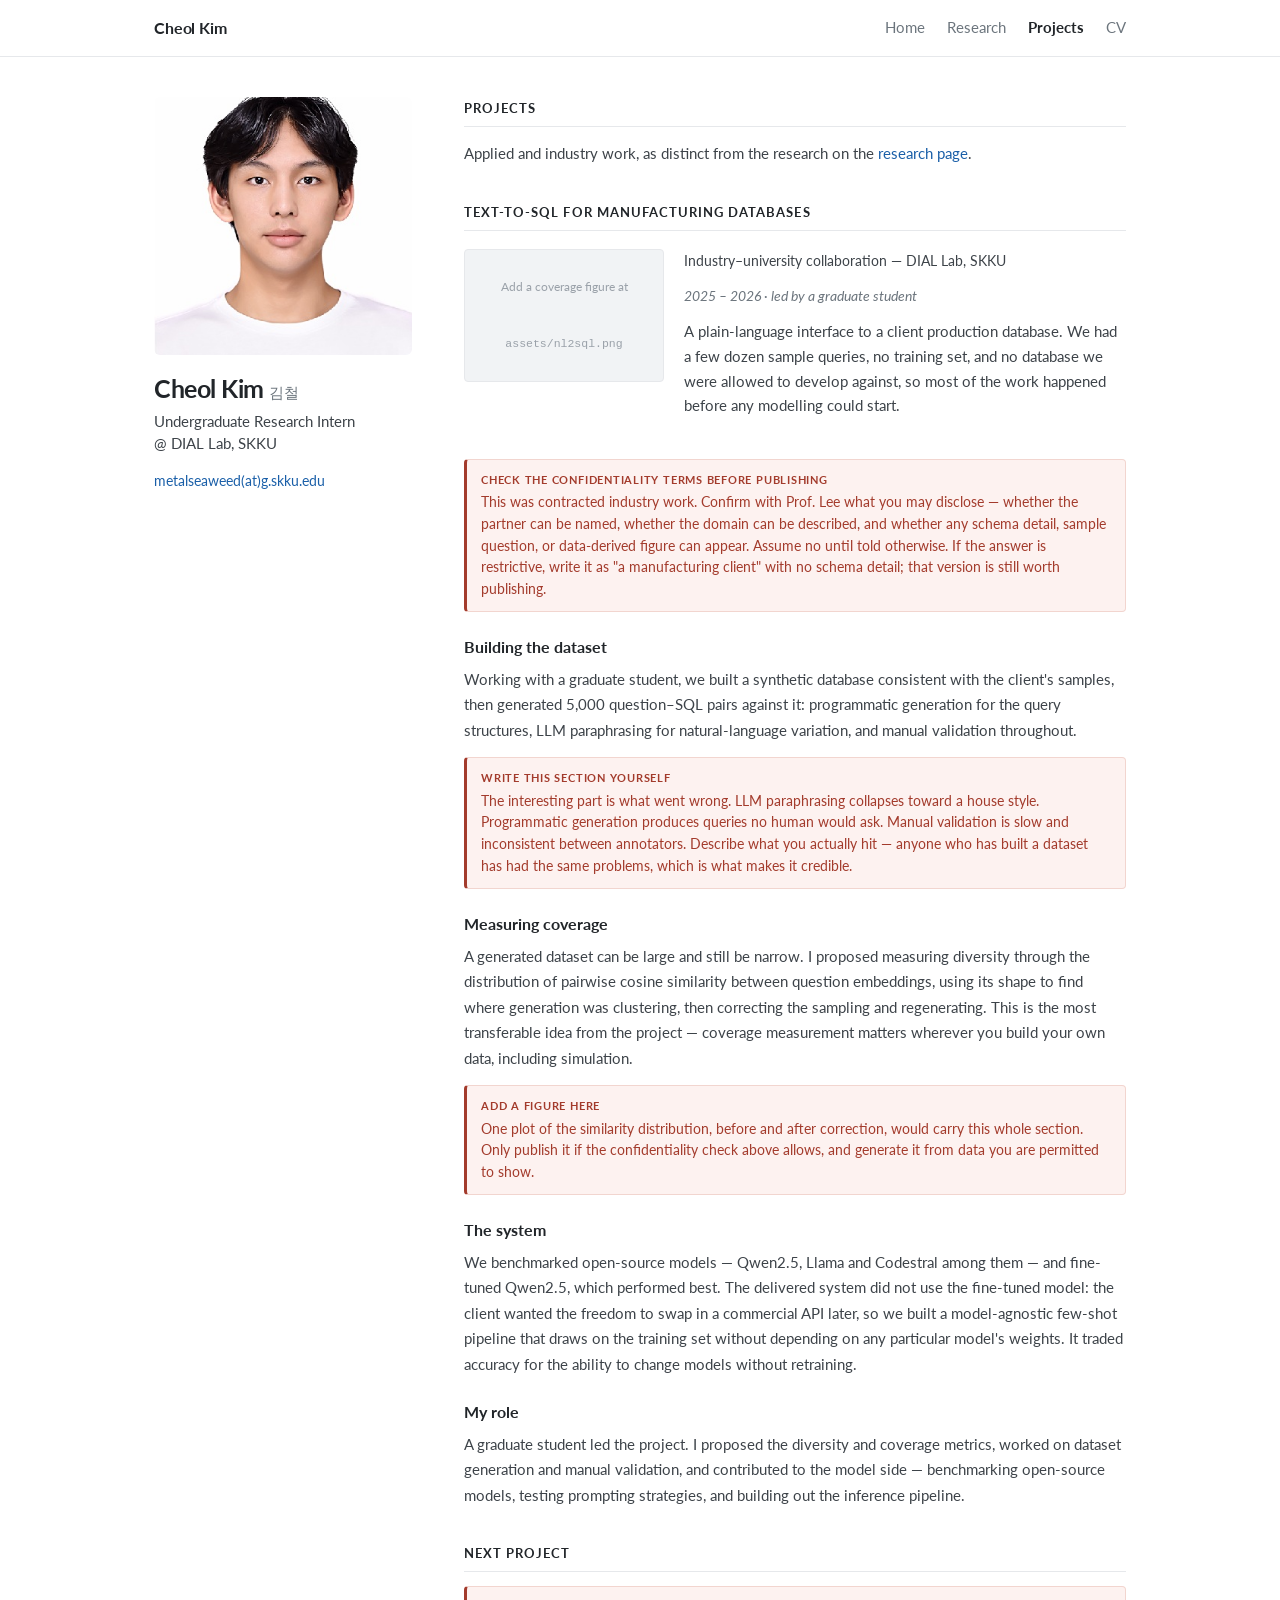
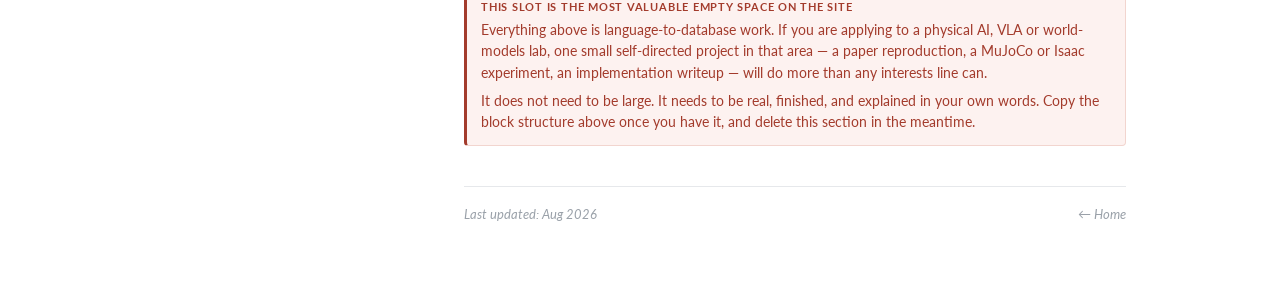
<file: projects.html>
<!DOCTYPE html>
<html lang="en">
<head>
<meta charset="utf-8">
<meta name="viewport" content="width=device-width, initial-scale=1, shrink-to-fit=no">
<title>Projects - Cheol Kim</title>
<meta name="description" content="Projects by Cheol Kim, including a natural-language interface to a manufacturing database.">
<link rel="preconnect" href="https://fonts.googleapis.com">
<link rel="preconnect" href="https://fonts.gstatic.com" crossorigin>
<link href="https://fonts.googleapis.com/css2?family=Lato:ital,wght@0,400;0,700;1,400&display=swap" rel="stylesheet">
<link rel="stylesheet" href="style.css">
</head>
<body>

<nav class="nav">
  <div class="nav-in">
    <a class="brand" href="index.html">Cheol Kim</a>
    <div class="nav-links">
      <a href="index.html">Home</a>
      <a href="research.html">Research</a>
      <a href="projects.html" class="on">Projects</a>
      <a href="assets/Cheol_Kim_CV.pdf">CV</a>
    </div>
  </div>
</nav>

<div class="shell">

  <aside class="profile">
    <img class="portrait" src="assets/portrait.jpg" alt="Cheol Kim"
         onerror="this.style.display='none';document.getElementById('nophoto').style.display='grid'">
    <div id="nophoto" class="portrait" style="display:none;place-items:center;font-size:12px;color:#9aa1a9;text-align:center;padding:12px">
      Add a portrait at<br><code>assets/portrait.jpg</code>
    </div>
    <h1 class="pname">Cheol Kim <span class="phangul">김철</span></h1>
    <p class="prole">Undergraduate Research Intern<br>@ DIAL Lab, SKKU</p>
    <p class="pmail"><a href="mailto:metalseaweed@g.skku.edu">metalseaweed(at)g.skku.edu</a></p>
  </aside>

  <main>

    <section class="sec">
      <h2>Projects</h2>
      <p>Applied and industry work, as distinct from the research on the <a href="research.html">research page</a>.</p>
    </section>

    <section class="sec">
      <h2>Text-to-SQL for Manufacturing Databases</h2>

      <div class="pub" style="border-bottom:0;padding-top:4px">
        <div class="thumb">Add a coverage figure at<br><code>assets/nl2sql.png</code></div>
        <div class="pub-b">
          <p class="authors">Industry–university collaboration — DIAL Lab, SKKU</p>
          <p class="venue">2025 – 2026 · led by a graduate student</p>
          <p class="desc">A plain-language interface to a client production database. We had a few dozen sample queries, no training set, and no database we were allowed to develop against, so most of the work happened before any modelling could start.</p>
        </div>
      </div>

      <div class="todo">
        <b>Check the confidentiality terms before publishing</b>
        <p>This was contracted industry work. Confirm with Prof. Lee what you may disclose — whether the partner can be named, whether the domain can be described, and whether any schema detail, sample question, or data-derived figure can appear. Assume no until told otherwise. If the answer is restrictive, write it as "a manufacturing client" with no schema detail; that version is still worth publishing.</p>
      </div>

      <h3 style="color:var(--ink);font-size:15.5px;margin:22px 0 6px">Building the dataset</h3>
      <p>Working with a graduate student, we built a synthetic database consistent with the client's samples, then generated 5,000 question–SQL pairs against it: programmatic generation for the query structures, LLM paraphrasing for natural-language variation, and manual validation throughout.</p>

      <div class="todo">
        <b>Write this section yourself</b>
        <p>The interesting part is what went wrong. LLM paraphrasing collapses toward a house style. Programmatic generation produces queries no human would ask. Manual validation is slow and inconsistent between annotators. Describe what you actually hit — anyone who has built a dataset has had the same problems, which is what makes it credible.</p>
      </div>

      <h3 style="color:var(--ink);font-size:15.5px;margin:22px 0 6px">Measuring coverage</h3>
      <p>A generated dataset can be large and still be narrow. I proposed measuring diversity through the distribution of pairwise cosine similarity between question embeddings, using its shape to find where generation was clustering, then correcting the sampling and regenerating. This is the most transferable idea from the project — coverage measurement matters wherever you build your own data, including simulation.</p>

      <div class="todo">
        <b>Add a figure here</b>
        <p>One plot of the similarity distribution, before and after correction, would carry this whole section. Only publish it if the confidentiality check above allows, and generate it from data you are permitted to show.</p>
      </div>

      <h3 style="color:var(--ink);font-size:15.5px;margin:22px 0 6px">The system</h3>
      <p>We benchmarked open-source models — Qwen2.5, Llama and Codestral among them — and fine-tuned Qwen2.5, which performed best. The delivered system did not use the fine-tuned model: the client wanted the freedom to swap in a commercial API later, so we built a model-agnostic few-shot pipeline that draws on the training set without depending on any particular model's weights. It traded accuracy for the ability to change models without retraining.</p>

      <h3 style="color:var(--ink);font-size:15.5px;margin:22px 0 6px">My role</h3>
      <p>A graduate student led the project. I proposed the diversity and coverage metrics, worked on dataset generation and manual validation, and contributed to the model side — benchmarking open-source models, testing prompting strategies, and building out the inference pipeline.</p>
    </section>

    <section class="sec">
      <h2>Next Project</h2>
      <div class="todo" style="margin-top:4px">
        <b>This slot is the most valuable empty space on the site</b>
        <p>Everything above is language-to-database work. If you are applying to a physical AI, VLA or world-models lab, one small self-directed project in that area — a paper reproduction, a MuJoCo or Isaac experiment, an implementation writeup — will do more than any interests line can.</p>
        <p>It does not need to be large. It needs to be real, finished, and explained in your own words. Copy the block structure above once you have it, and delete this section in the meantime.</p>
      </div>
    </section>

    <div class="updated">
      <span>Last updated: Aug 2026</span>
      <span><a href="index.html">← Home</a></span>
    </div>

  </main>
</div>

</body>
</html>
</file>
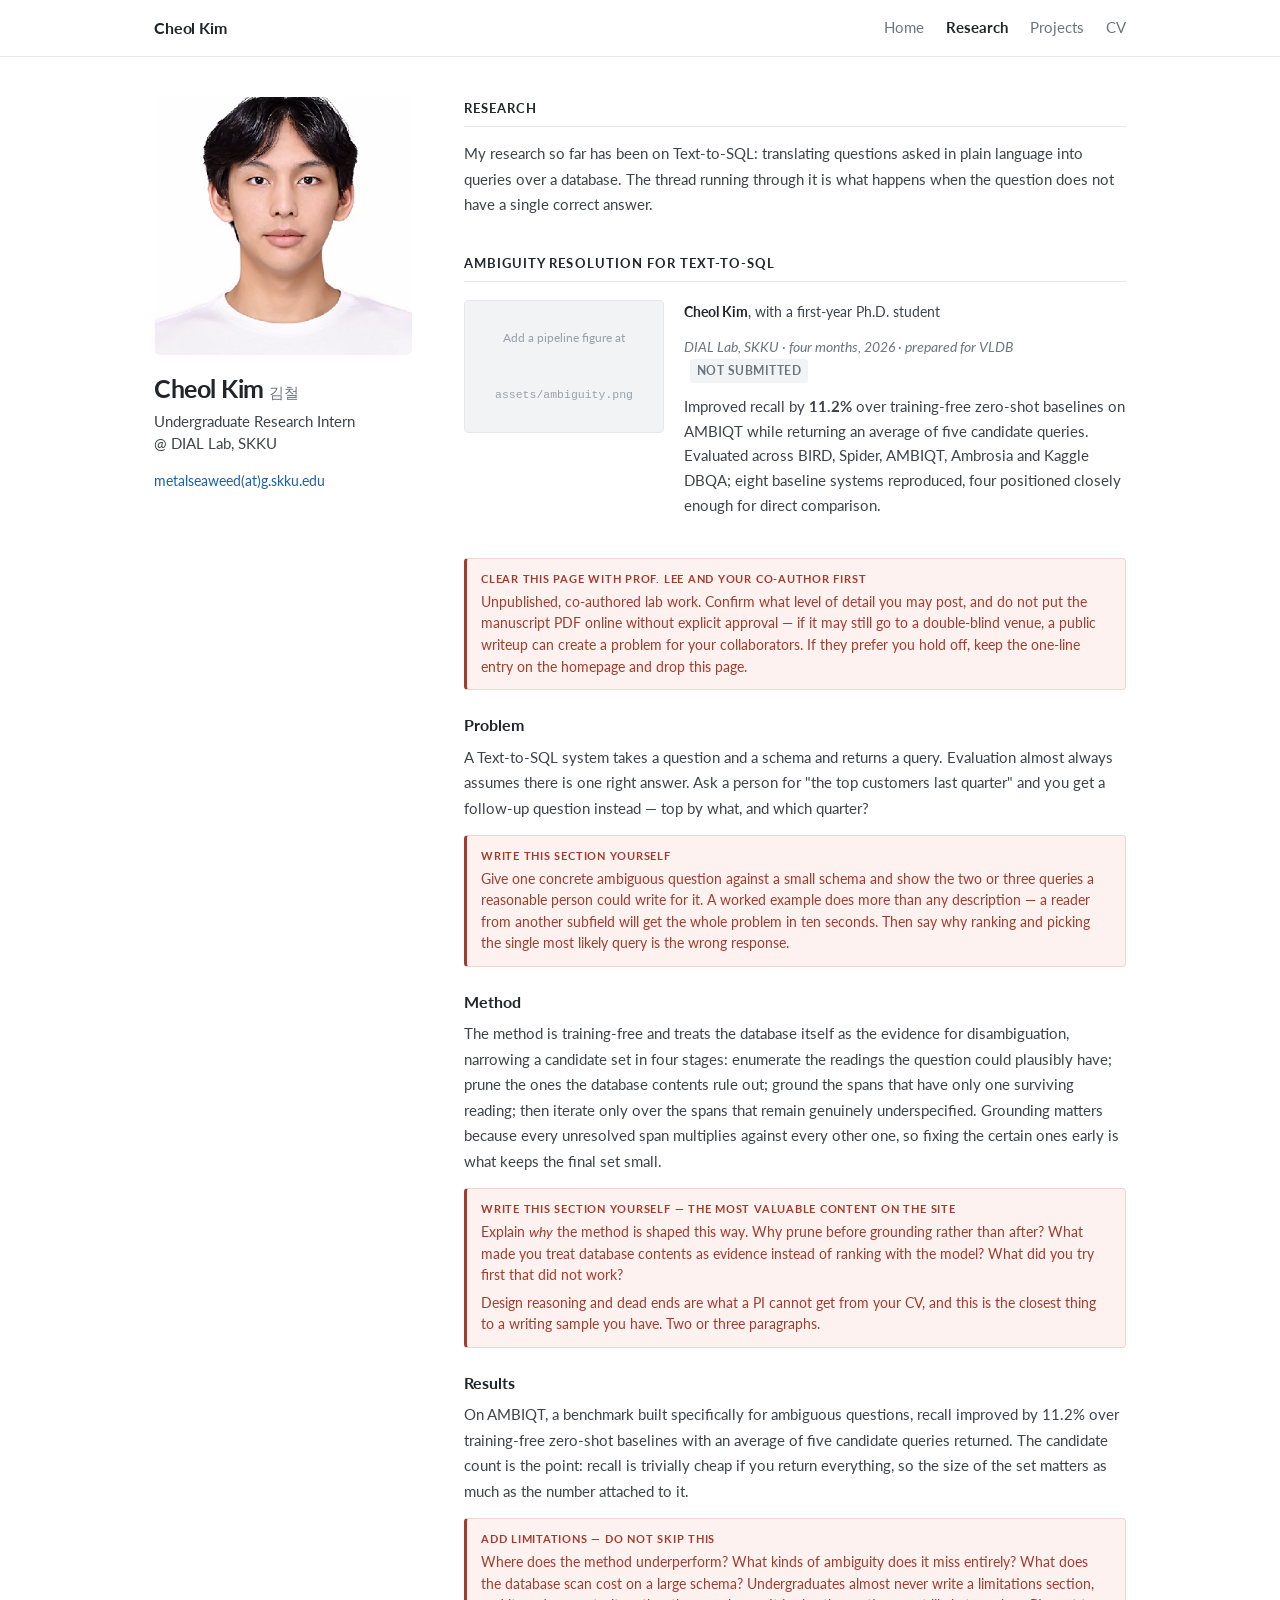
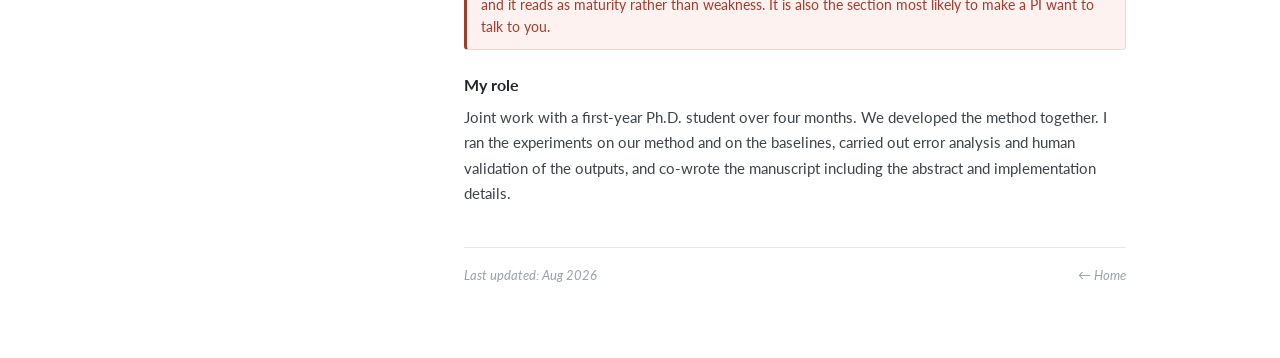
<file: research.html>
<!DOCTYPE html>
<html lang="en">
<head>
<meta charset="utf-8">
<meta name="viewport" content="width=device-width, initial-scale=1, shrink-to-fit=no">
<title>Research - Cheol Kim</title>
<meta name="description" content="Research by Cheol Kim on ambiguity in language interfaces to structured data.">
<link rel="preconnect" href="https://fonts.googleapis.com">
<link rel="preconnect" href="https://fonts.gstatic.com" crossorigin>
<link href="https://fonts.googleapis.com/css2?family=Lato:ital,wght@0,400;0,700;1,400&display=swap" rel="stylesheet">
<link rel="stylesheet" href="style.css">
</head>
<body>

<nav class="nav">
  <div class="nav-in">
    <a class="brand" href="index.html">Cheol Kim</a>
    <div class="nav-links">
      <a href="index.html">Home</a>
      <a href="research.html" class="on">Research</a>
      <a href="projects.html">Projects</a>
      <a href="assets/Cheol_Kim_CV.pdf">CV</a>
    </div>
  </div>
</nav>

<div class="shell">

  <aside class="profile">
    <img class="portrait" src="assets/portrait.jpg" alt="Cheol Kim"
         onerror="this.style.display='none';document.getElementById('nophoto').style.display='grid'">
    <div id="nophoto" class="portrait" style="display:none;place-items:center;font-size:12px;color:#9aa1a9;text-align:center;padding:12px">
      Add a portrait at<br><code>assets/portrait.jpg</code>
    </div>
    <h1 class="pname">Cheol Kim <span class="phangul">김철</span></h1>
    <p class="prole">Undergraduate Research Intern<br>@ DIAL Lab, SKKU</p>
    <p class="pmail"><a href="mailto:metalseaweed@g.skku.edu">metalseaweed(at)g.skku.edu</a></p>
  </aside>

  <main>

    <section class="sec">
      <h2>Research</h2>
      <p>My research so far has been on Text-to-SQL: translating questions asked in plain language into queries over a database. The thread running through it is what happens when the question does not have a single correct answer.</p>
    </section>

    <section class="sec">
      <h2>Ambiguity Resolution for Text-to-SQL</h2>

      <div class="pub" style="border-bottom:0;padding-top:4px">
        <div class="thumb">Add a pipeline figure at<br><code>assets/ambiguity.png</code></div>
        <div class="pub-b">
          <p class="authors"><span class="me">Cheol Kim</span>, with a first-year Ph.D. student</p>
          <p class="venue">DIAL Lab, SKKU · four months, 2026 · prepared for <i>VLDB</i> <span class="status">Not submitted</span></p>
          <p class="desc">Improved recall by <b>11.2%</b> over training-free zero-shot baselines on AMBIQT while returning an average of five candidate queries. Evaluated across BIRD, Spider, AMBIQT, Ambrosia and Kaggle DBQA; eight baseline systems reproduced, four positioned closely enough for direct comparison.</p>
        </div>
      </div>

      <div class="todo">
        <b>Clear this page with Prof. Lee and your co-author first</b>
        <p>Unpublished, co-authored lab work. Confirm what level of detail you may post, and do not put the manuscript PDF online without explicit approval — if it may still go to a double-blind venue, a public writeup can create a problem for your collaborators. If they prefer you hold off, keep the one-line entry on the homepage and drop this page.</p>
      </div>

      <h3 style="color:var(--ink);font-size:15.5px;margin:22px 0 6px">Problem</h3>
      <p>A Text-to-SQL system takes a question and a schema and returns a query. Evaluation almost always assumes there is one right answer. Ask a person for "the top customers last quarter" and you get a follow-up question instead — top by what, and which quarter?</p>

      <div class="todo">
        <b>Write this section yourself</b>
        <p>Give one concrete ambiguous question against a small schema and show the two or three queries a reasonable person could write for it. A worked example does more than any description — a reader from another subfield will get the whole problem in ten seconds. Then say why ranking and picking the single most likely query is the wrong response.</p>
      </div>

      <h3 style="color:var(--ink);font-size:15.5px;margin:22px 0 6px">Method</h3>
      <p>The method is training-free and treats the database itself as the evidence for disambiguation, narrowing a candidate set in four stages: enumerate the readings the question could plausibly have; prune the ones the database contents rule out; ground the spans that have only one surviving reading; then iterate only over the spans that remain genuinely underspecified. Grounding matters because every unresolved span multiplies against every other one, so fixing the certain ones early is what keeps the final set small.</p>

      <div class="todo">
        <b>Write this section yourself — the most valuable content on the site</b>
        <p>Explain <i>why</i> the method is shaped this way. Why prune before grounding rather than after? What made you treat database contents as evidence instead of ranking with the model? What did you try first that did not work?</p>
        <p>Design reasoning and dead ends are what a PI cannot get from your CV, and this is the closest thing to a writing sample you have. Two or three paragraphs.</p>
      </div>

      <h3 style="color:var(--ink);font-size:15.5px;margin:22px 0 6px">Results</h3>
      <p>On AMBIQT, a benchmark built specifically for ambiguous questions, recall improved by 11.2% over training-free zero-shot baselines with an average of five candidate queries returned. The candidate count is the point: recall is trivially cheap if you return everything, so the size of the set matters as much as the number attached to it.</p>

      <div class="todo">
        <b>Add limitations — do not skip this</b>
        <p>Where does the method underperform? What kinds of ambiguity does it miss entirely? What does the database scan cost on a large schema? Undergraduates almost never write a limitations section, and it reads as maturity rather than weakness. It is also the section most likely to make a PI want to talk to you.</p>
      </div>

      <h3 style="color:var(--ink);font-size:15.5px;margin:22px 0 6px">My role</h3>
      <p>Joint work with a first-year Ph.D. student over four months. We developed the method together. I ran the experiments on our method and on the baselines, carried out error analysis and human validation of the outputs, and co-wrote the manuscript including the abstract and implementation details.</p>
    </section>

    <div class="updated">
      <span>Last updated: Aug 2026</span>
      <span><a href="index.html">← Home</a></span>
    </div>

  </main>
</div>

</body>
</html>
</file>
<file: style.css>
/* ===========================================================
   Cheol Kim — academic homepage
   Layout after luost26/academic-homepage: sticky profile
   sidebar + sectioned content column.
   =========================================================== */

:root {
  --ink:      #212529;
  --body:     #3d4349;
  --muted:    #6c757d;
  --faint:    #9aa1a9;
  --line:     #e6e8eb;
  --link:     #1a5fa8;
  --bg:       #ffffff;
  --chip:     #f1f3f5;
  --flag:     #a33b2c;
  --flag-bg:  #fdf2f0;
  --flag-brd: #f2d5cf;
}

*, *::before, *::after { box-sizing: border-box; }

html { -webkit-text-size-adjust: 100%; scroll-behavior: smooth; }

body {
  margin: 0;
  background: var(--bg);
  color: var(--body);
  font-family: "Lato", -apple-system, BlinkMacSystemFont, "Segoe UI", Roboto, "Helvetica Neue", Arial, sans-serif;
  font-size: 15px;
  line-height: 1.7;
  -webkit-font-smoothing: antialiased;
}

a { color: var(--link); text-decoration: none; }
a:hover { text-decoration: underline; }

:focus-visible { outline: 2px solid var(--link); outline-offset: 2px; }

img { max-width: 100%; }

/* ---------- navbar ---------- */

.nav {
  border-bottom: 1px solid var(--line);
  background: #fff;
  position: sticky;
  top: 0;
  z-index: 30;
}

.nav-in {
  max-width: 1020px;
  margin: 0 auto;
  padding: 0 24px;
  height: 56px;
  display: flex;
  align-items: center;
  justify-content: space-between;
  gap: 1rem;
}

.brand {
  font-weight: 700;
  color: var(--ink);
  font-size: 16px;
  letter-spacing: -.01em;
}
.brand:hover { text-decoration: none; }

.nav-links { display: flex; gap: 22px; font-size: 14.5px; }
.nav-links a { color: var(--muted); }
.nav-links a:hover { color: var(--ink); text-decoration: none; }
.nav-links a.on { color: var(--ink); font-weight: 700; }

/* ---------- shell ---------- */

.shell {
  max-width: 1020px;
  margin: 0 auto;
  padding: 40px 24px 72px;
  display: grid;
  grid-template-columns: 258px 1fr;
  gap: 52px;
  align-items: start;
}

/* ---------- profile sidebar ---------- */

.profile { position: sticky; top: 88px; }

.portrait {
  width: 100%;
  aspect-ratio: 1 / 1;
  object-fit: cover;
  border-radius: 6px;
  background: var(--chip);
  display: block;
  margin-bottom: 18px;
}

.pname {
  font-size: 25px;
  font-weight: 700;
  color: var(--ink);
  letter-spacing: -.02em;
  line-height: 1.2;
  margin: 0 0 2px;
}

.phangul { font-size: 15px; color: var(--muted); font-weight: 400; }

.prole {
  font-size: 14.5px;
  color: var(--body);
  margin: 8px 0 12px;
  line-height: 1.5;
}

.pmail { font-size: 14px; word-break: break-all; }

.picons { display: flex; gap: 12px; margin-top: 14px; }

.picons a {
  width: 32px; height: 32px;
  display: grid; place-items: center;
  border: 1px solid var(--line);
  border-radius: 6px;
  color: var(--muted);
  transition: color .15s, border-color .15s;
}
.picons a:hover { color: var(--ink); border-color: #c9ced4; text-decoration: none; }
.picons svg { width: 16px; height: 16px; fill: currentColor; }

/* ---------- section headings ---------- */

.sec { margin-bottom: 34px; }

.sec > h2 {
  font-size: 13px;
  font-weight: 700;
  letter-spacing: .08em;
  text-transform: uppercase;
  color: var(--ink);
  margin: 0 0 14px;
  padding-bottom: 7px;
  border-bottom: 1px solid var(--line);
  display: flex;
  align-items: baseline;
  justify-content: space-between;
  gap: 1rem;
}

.sec > h2 .all { font-size: 12px; font-weight: 400; text-transform: none; letter-spacing: 0; }

.sec p { margin: 0 0 12px; }
.sec p:last-child { margin-bottom: 0; }

/* ---------- affiliation chips ---------- */

.affil { display: flex; flex-wrap: wrap; gap: 8px 20px; margin-bottom: 14px; }

.affil-item { display: flex; align-items: center; gap: 8px; font-size: 14.5px; color: var(--ink); }

.badge {
  width: 26px; height: 26px;
  border-radius: 50%;
  flex: 0 0 26px;
  display: grid; place-items: center;
  font-size: 8.5px;
  font-weight: 700;
  letter-spacing: .02em;
  color: #fff;
  background: #495057;
  overflow: hidden;
}

.badge img { width: 100%; height: 100%; object-fit: cover; }
.badge--skku { background: #0b5a3c; }
.badge--dial { background: #1a3f7a; }
.badge--sds  { background: #1428a0; }
.badge--scis { background: #6b4f9e; }
.badge--mhs  { background: #7a2230; }

/* ---------- interest blocks ---------- */

.interest { margin-top: 16px; }
.interest h3 {
  font-size: 14.5px;
  font-style: italic;
  font-weight: 700;
  color: var(--ink);
  margin: 0 0 4px;
}
.interest ul { margin: 0 0 14px; padding-left: 20px; }
.interest li { margin-bottom: 2px; }

/* ---------- timeline entries ---------- */

.item {
  display: grid;
  grid-template-columns: 40px 1fr auto;
  gap: 4px 14px;
  padding: 11px 0;
  border-bottom: 1px solid #f1f3f5;
}
.item:last-child { border-bottom: 0; }

.item .badge { width: 38px; height: 38px; flex-basis: 38px; font-size: 10px; margin-top: 2px; }

.item-b { min-width: 0; }
.item-b .org { font-weight: 700; color: var(--ink); font-size: 15px; }
.item-b .sub { font-size: 14px; color: var(--body); }
.item-b .adv { font-size: 14px; color: var(--muted); }
.item-b .role { font-size: 14px; color: var(--body); }

.item .when {
  font-size: 13px;
  color: var(--muted);
  font-style: italic;
  white-space: nowrap;
  text-align: right;
  padding-top: 2px;
}

/* ---------- awards ---------- */

.award {
  display: flex;
  gap: 1rem;
  justify-content: space-between;
  align-items: baseline;
  padding: 9px 0;
  border-bottom: 1px solid #f1f3f5;
}
.award:last-child { border-bottom: 0; }
.award .txt { font-size: 14.5px; }
.award .txt b { color: var(--ink); }
.award .yr { font-size: 13px; color: var(--muted); font-style: italic; white-space: nowrap; }

/* ---------- research / project cards ---------- */

.pub {
  display: grid;
  grid-template-columns: 200px 1fr;
  gap: 20px;
  padding: 18px 0;
  border-bottom: 1px solid #f1f3f5;
}
.pub:last-child { border-bottom: 0; }

.thumb {
  width: 100%;
  aspect-ratio: 3 / 2;
  background: var(--chip);
  border: 1px solid var(--line);
  border-radius: 4px;
  display: grid;
  place-items: center;
  color: var(--faint);
  font-size: 11.5px;
  text-align: center;
  padding: 8px;
  overflow: hidden;
}
.thumb img { width: 100%; height: 100%; object-fit: cover; }

.pub-b { min-width: 0; }

.pub-b h3 {
  font-size: 16.5px;
  font-weight: 700;
  color: var(--ink);
  margin: 0 0 4px;
  letter-spacing: -.01em;
}

.authors { font-size: 14px; margin: 0 0 3px; }
.authors .me { font-weight: 700; color: var(--ink); }

.venue { font-size: 14px; color: var(--muted); font-style: italic; margin: 0 0 8px; }

.status {
  display: inline-block;
  font-size: 11.5px;
  font-style: normal;
  font-weight: 700;
  letter-spacing: .04em;
  text-transform: uppercase;
  background: var(--chip);
  color: var(--muted);
  border-radius: 3px;
  padding: 2px 7px;
  margin-left: 6px;
  vertical-align: 1px;
}

.pub-b p.desc { font-size: 14.5px; margin: 0 0 8px; }

.taglinks { font-size: 13.5px; }
.taglinks a { margin-right: 10px; }

/* ---------- misc ---------- */

.kv { font-size: 14.5px; }
.kv b { color: var(--ink); }

.todo {
  border: 1px solid var(--flag-brd);
  background: var(--flag-bg);
  border-left: 3px solid var(--flag);
  border-radius: 4px;
  padding: 11px 14px;
  margin: 14px 0;
  color: var(--flag);
  font-size: 13.5px;
  line-height: 1.6;
}
.todo b {
  display: block;
  font-size: 11px;
  letter-spacing: .07em;
  text-transform: uppercase;
  margin-bottom: 4px;
}
.todo p { margin: 0 0 6px; }
.todo p:last-child { margin: 0; }

.updated {
  margin-top: 40px;
  padding-top: 16px;
  border-top: 1px solid var(--line);
  font-size: 13px;
  color: var(--faint);
  font-style: italic;
  display: flex;
  flex-wrap: wrap;
  gap: 6px 16px;
  justify-content: space-between;
}
.updated a { color: var(--faint); }

/* ---------- responsive ---------- */

@media (max-width: 860px) {
  .shell { grid-template-columns: 1fr; gap: 34px; padding-top: 30px; }
  .profile { position: static; display: grid; grid-template-columns: 130px 1fr; gap: 20px; align-items: start; }
  .portrait { margin-bottom: 0; }
  .pub { grid-template-columns: 150px 1fr; gap: 16px; }
}

@media (max-width: 560px) {
  .shell { padding: 24px 18px 56px; }
  .profile { grid-template-columns: 1fr; }
  .portrait { max-width: 170px; }
  .pub { grid-template-columns: 1fr; }
  .thumb { max-width: 260px; }
  .item { grid-template-columns: 38px 1fr; }
  .item .when { grid-column: 2; text-align: left; padding-top: 0; }
  .nav-links { gap: 16px; font-size: 14px; }
}

@media (prefers-reduced-motion: reduce) {
  * { transition: none !important; scroll-behavior: auto !important; }
}
</file>
